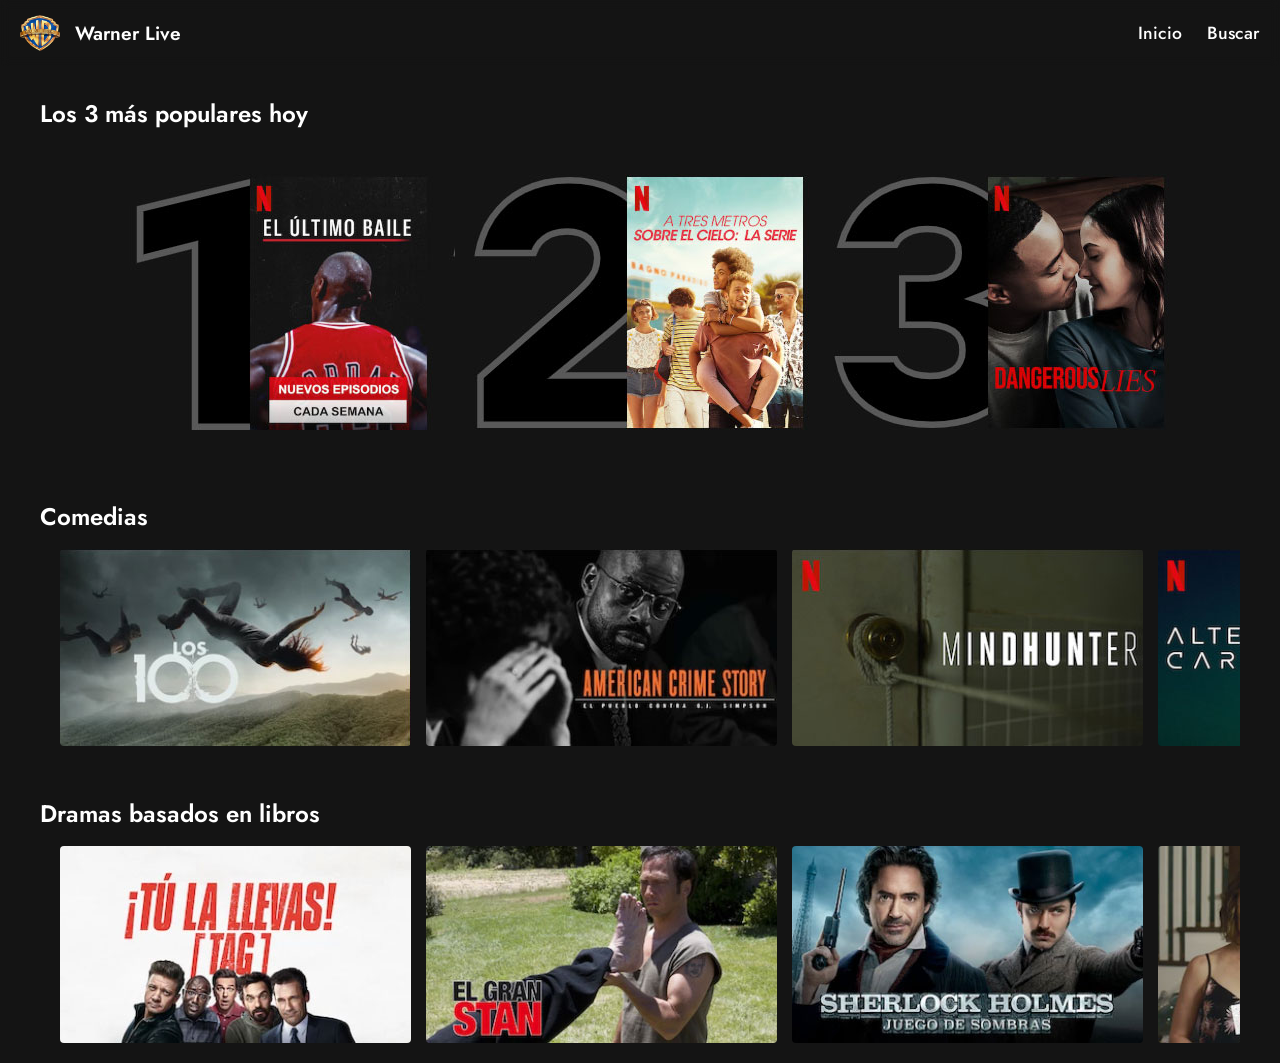
<file: 01 - LAYOUT/avanzado/src/index.html>
<!DOCTYPE html>
<html lang="en">
  <head>
    <meta charset="UTF-8" />
    <meta name="viewport" content="width=device-width, initial-scale=1.0" />
    <link rel="shortcut icon" href="./assets/logo.png" type="image/x-icon">
    <link rel="stylesheet" href="./style.css">
    <title>Warner Live</title>

  </head>
  <body>
    <header>
      <div class="header-logo">
        <img src="assets/logo.png" />
        <div class="platform-title">Warner Live</div>
      </div>
      <div class="header-buttons">
        <div>Inicio</div>
        <div>Buscar</div>
      </div>
    </header>
    <main>
      <div class="section-title">
        Los <span id="top-text"></span> más populares hoy
      </div>
      <section class="top">
        <div class="top-item"><img src="assets/top/1.jpg" /></div>
        <div class="top-item"><img src="assets/top/2.jpg" /></div>
        <div class="top-item"><img src="assets/top/3.jpg" /></div>
        <div class="top-item"><img src="assets/top/4.jpg" /></div>
        <div class="top-item"><img src="assets/top/5.jpg" /></div>
      </section>
      <div class="section-title">Comedias</div>
      <section class="first">
        <div class="item"><img src="assets/line-2/1.jpg" /></div>
        <div class="item"><img src="assets/line-2/2.jpg" /></div>
        <div class="item"><img src="assets/line-2/3.jpg" /></div>
        <div class="item"><img src="assets/line-2/4.jpg" /></div>
        <div class="item"><img src="assets/line-2/5.jpg" /></div>
        <div class="item"><img src="assets/line-2/6.jpg" /></div>
      </section>
      <div class="section-title">Dramas basados en libros</div>
      <section class="second">
        <div class="item"><img src="assets/line-1/1.jpg" /></div>
        <div class="item"><img src="assets/line-1/2.jpg" /></div>
        <div class="item"><img src="assets/line-1/3.jpg" /></div>
        <div class="item"><img src="assets/line-1/4.jpg" /></div>
        <div class="item"><img src="assets/line-1/5.jpg" /></div>
        <div class="item"><img src="assets/line-1/6.jpg" /></div>
      </section>
    </main>
    <footer></footer>
  </body>
</html>
</file>
<file: 01 - LAYOUT/avanzado/src/style.css>
@import url('https://fonts.googleapis.com/css2?family=Jost:ital,wght@0,100..900;1,100..900&display=swap');

* {
    margin: 0;
    padding: 0;
    box-sizing: border-box;
    font-family: 'Jost', sans-serif;
}
 
body {
    display: flex;
    flex-direction: column;
    min-height: 100vh;
    background-color: #141414;
    color: #ffffff;
}

header {
  display: flex;
  justify-content: space-between;
  align-items: center;
  padding: 20px 40px;
  position: sticky;
  top: 0;
  z-index: 100;
  background-color: rgba(20, 20, 20, 0.85);
  backdrop-filter: blur(5px);
}

.header-logo {
  display: flex;
  align-items: center;
  gap: 15px;
}

.header-logo img {
  width: 40px;
}

.platform-title {
  font-size: 1.5rem;
  font-weight: 600;
}

.header-buttons {
  display: flex;
  gap: 25px;
  font-size: 1.1rem;
  font-weight: 500;
}

.header-buttons div {
  cursor: pointer;
}

.header-buttons div:hover {
  color: #aaa;
}

main {
  padding: 0 40px;
}

.section-title {
  font-size: 1.5rem; 
  font-weight: 600;
  margin-top: 30px; 
  margin-bottom: 15px;
}

.first,
.second {
  display: flex; 
  gap: 15px;   
  overflow-x: auto; 
  overflow-y: hidden;
  padding-bottom: 20px;
  scrollbar-width: none;
}

.item {
  min-width: 300px; 
  flex-shrink: 0;
  transition: transform 0.3s ease;
  cursor: pointer;
}

.item img {
  width: 100%;
  height: auto;
  display: block;
  border-radius: 4px;
}

.item:hover {
  transform: scale(1.05); 
  z-index: 1; 
}

#top-text::after {
  content: "5";
}

.top {
  display: flex;
  justify-content: center;
  gap: 10px;
  padding: 20px 0;
  counter-reset: ranking; 
  flex-wrap: wrap; 
}

.top-item {
  position: relative; 
  width: 350px;
  cursor: pointer;
  transition: transform 0.3s ease;
  counter-increment: ranking;
}

.top-item:hover {
  transform: scale(1.1);
  z-index: 10;
}

.top-item img {
  width: 100%; 
  height: auto;
  border-radius: 4px;
  position: relative; 
  z-index: 2;
}

@media (max-width: 1280px) {
  
  #top-text::after {
    content: "3";
  }

  .top-item:nth-child(4),
  .top-item:nth-child(5) {
    display: none;
  }

  header {
    padding: 15px 20px;
  }

  .platform-title {
    font-size: 1.2rem;
  }
  
  .first, .second {
     padding-left: 20px;
  }
}
</file>
